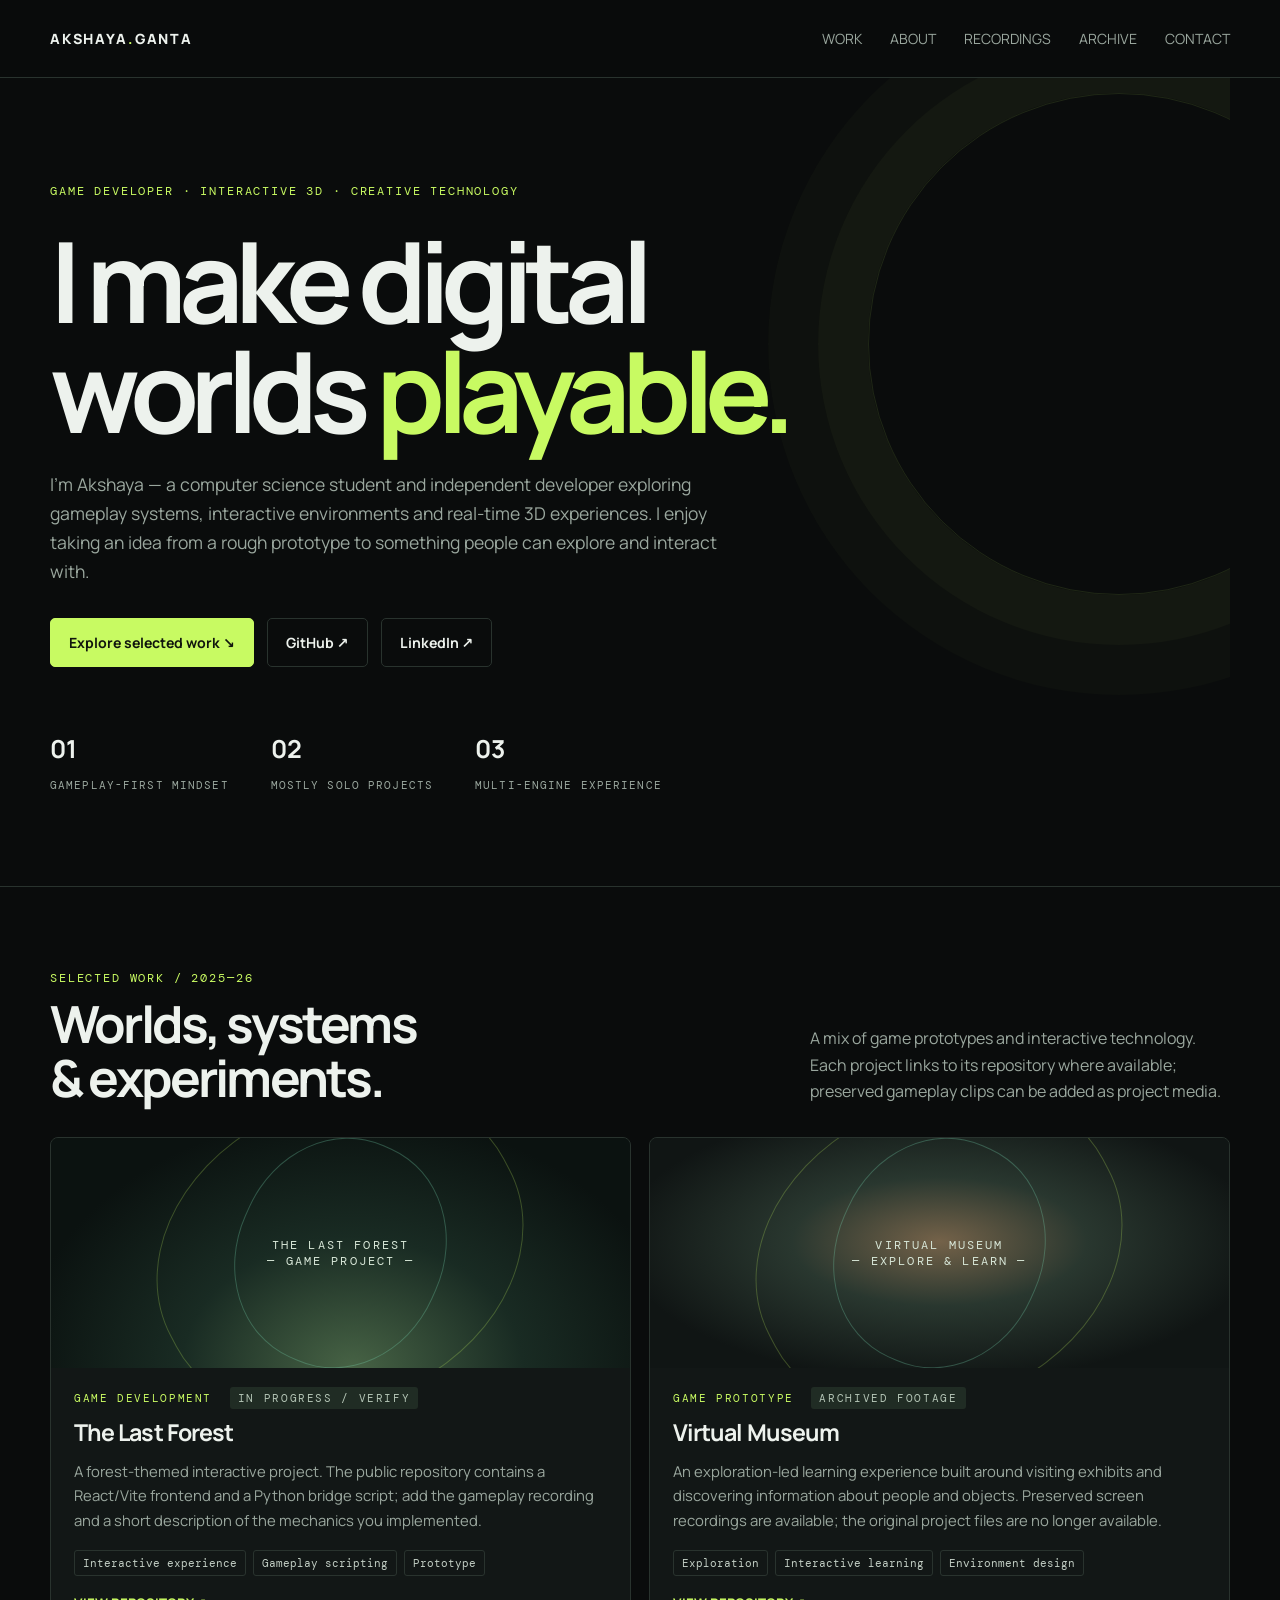
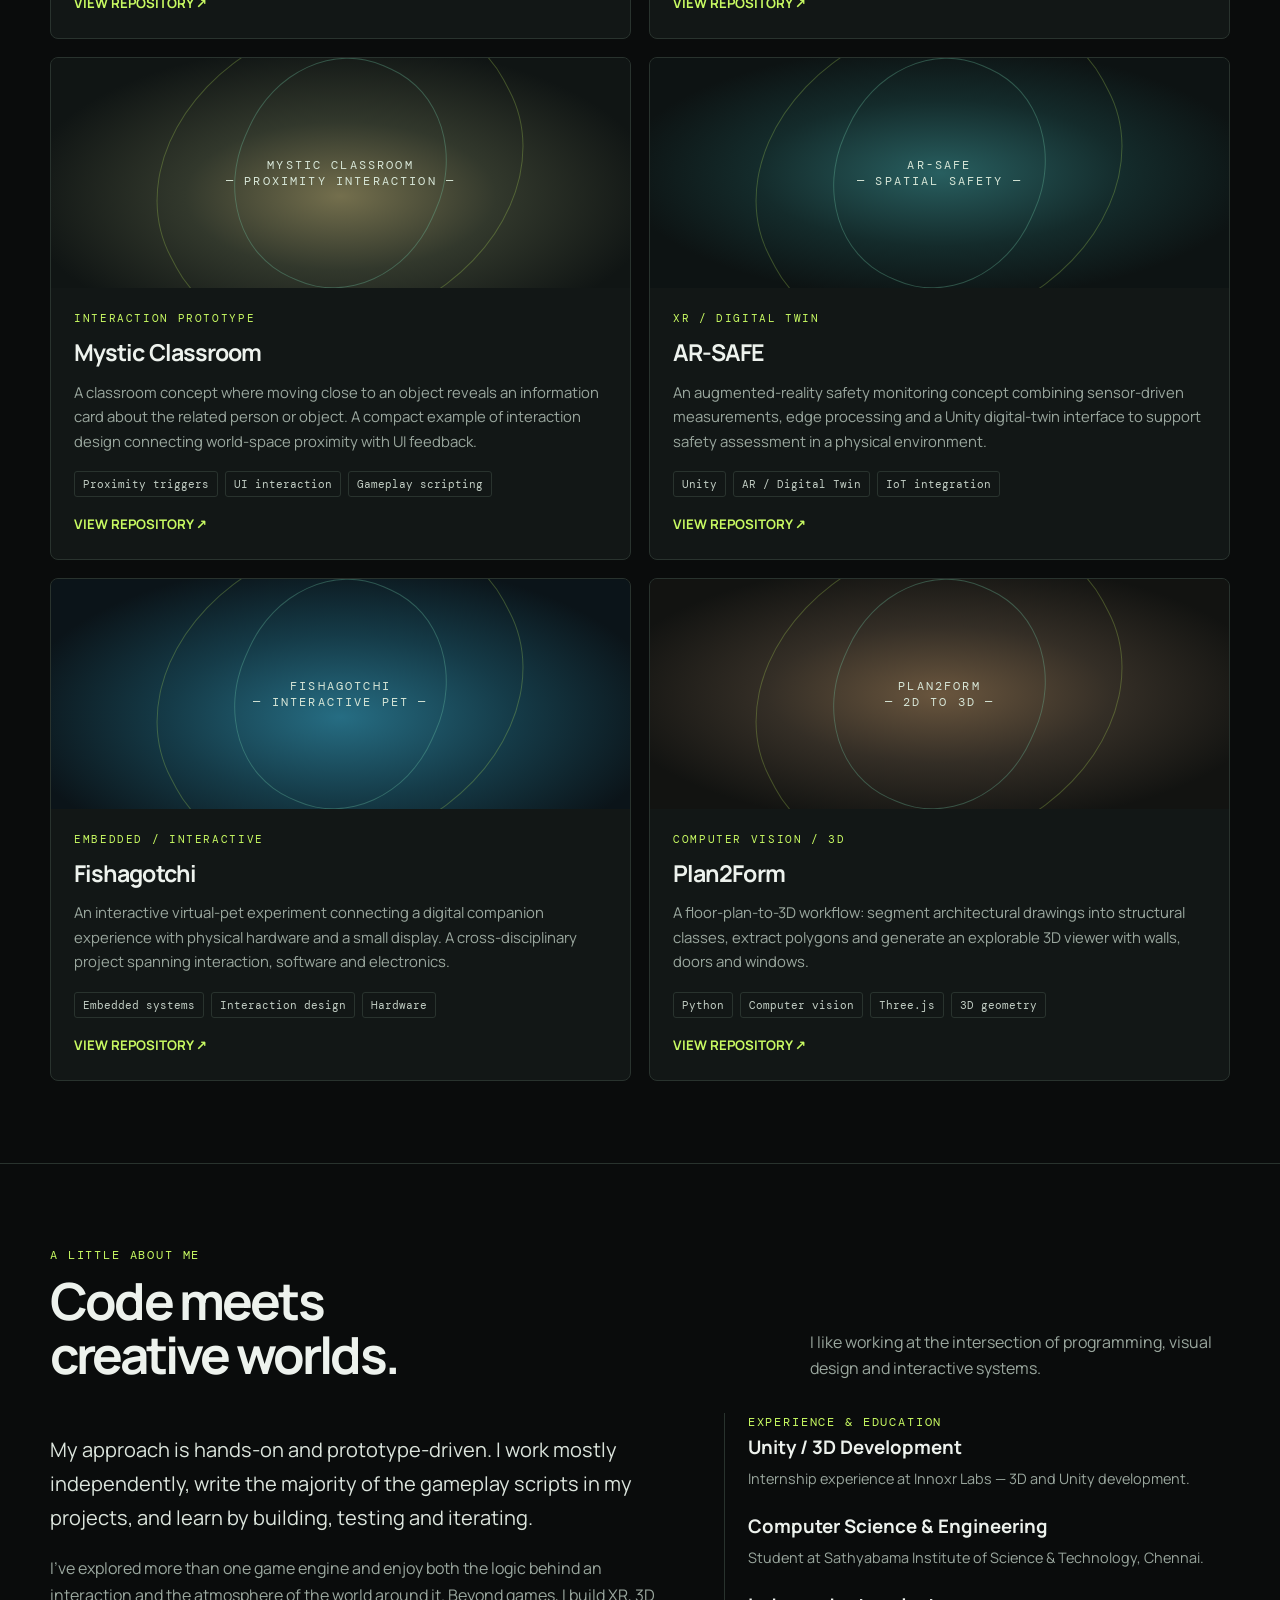
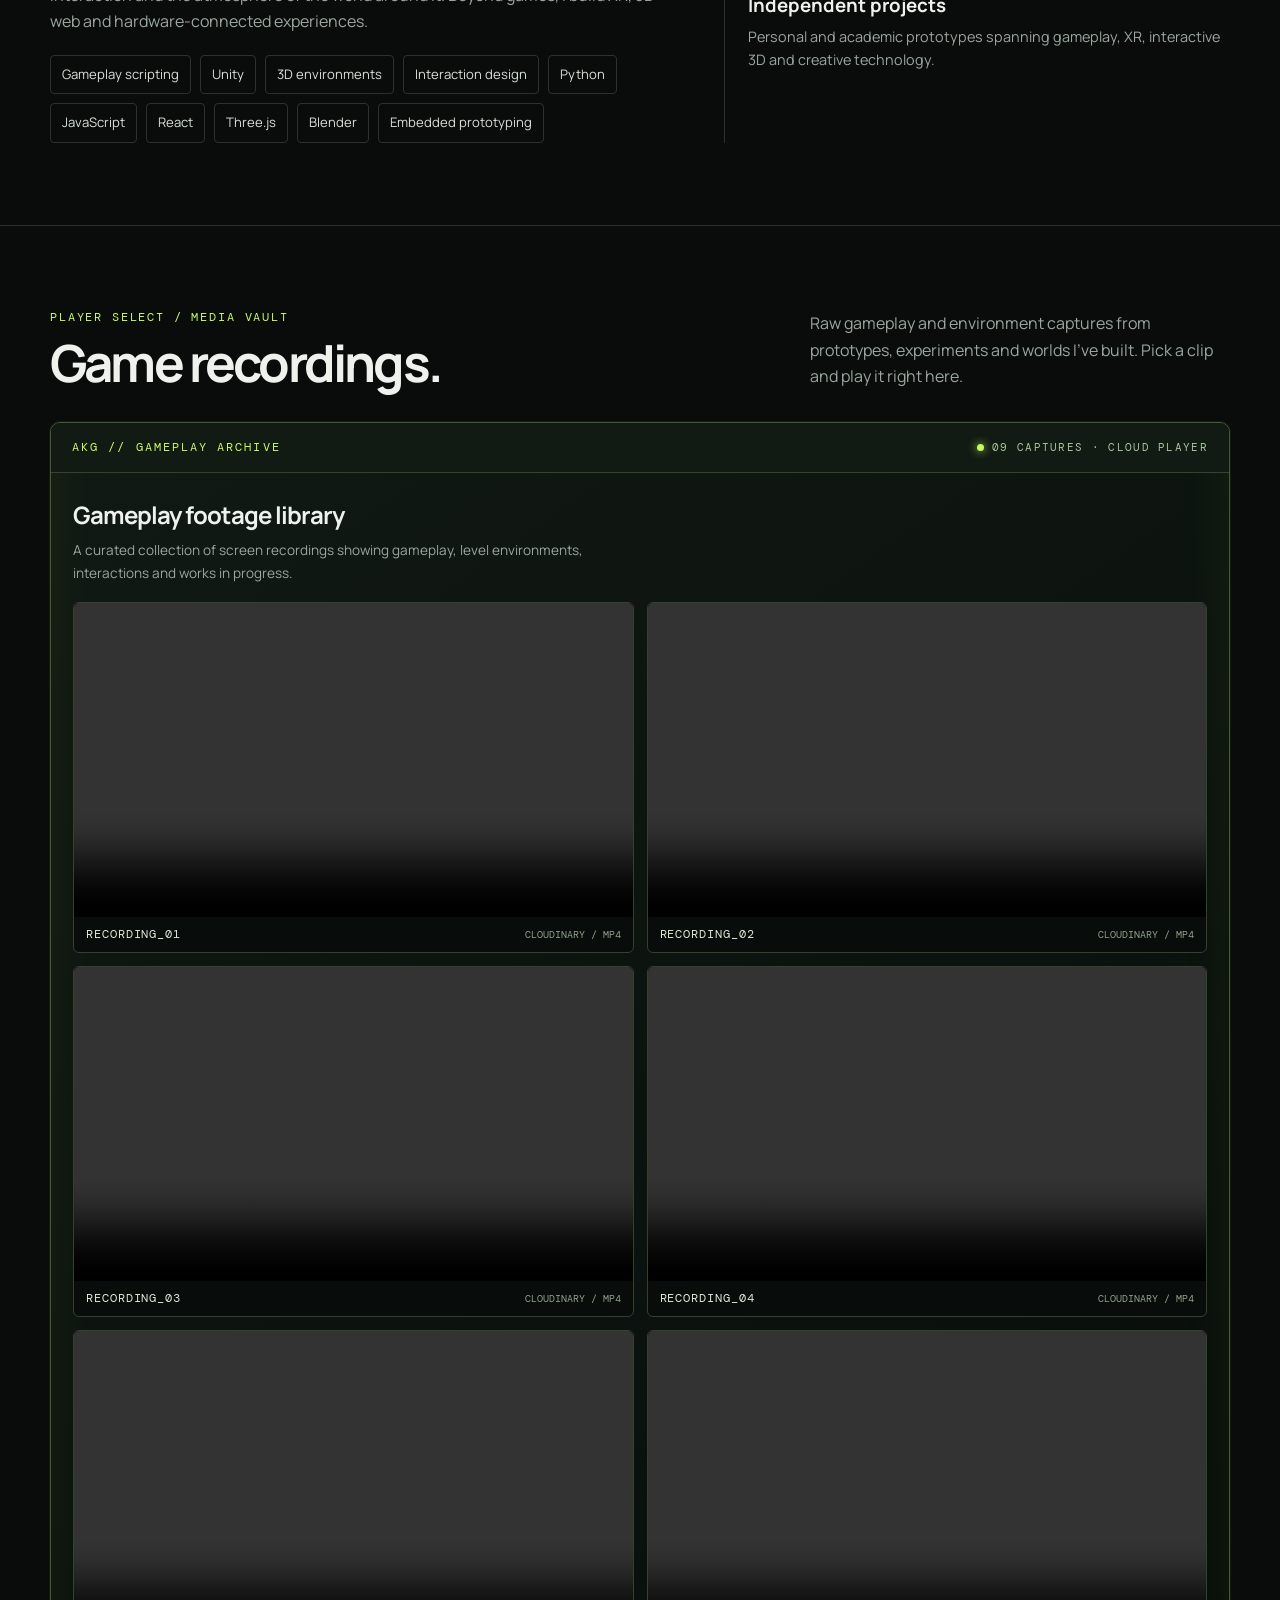
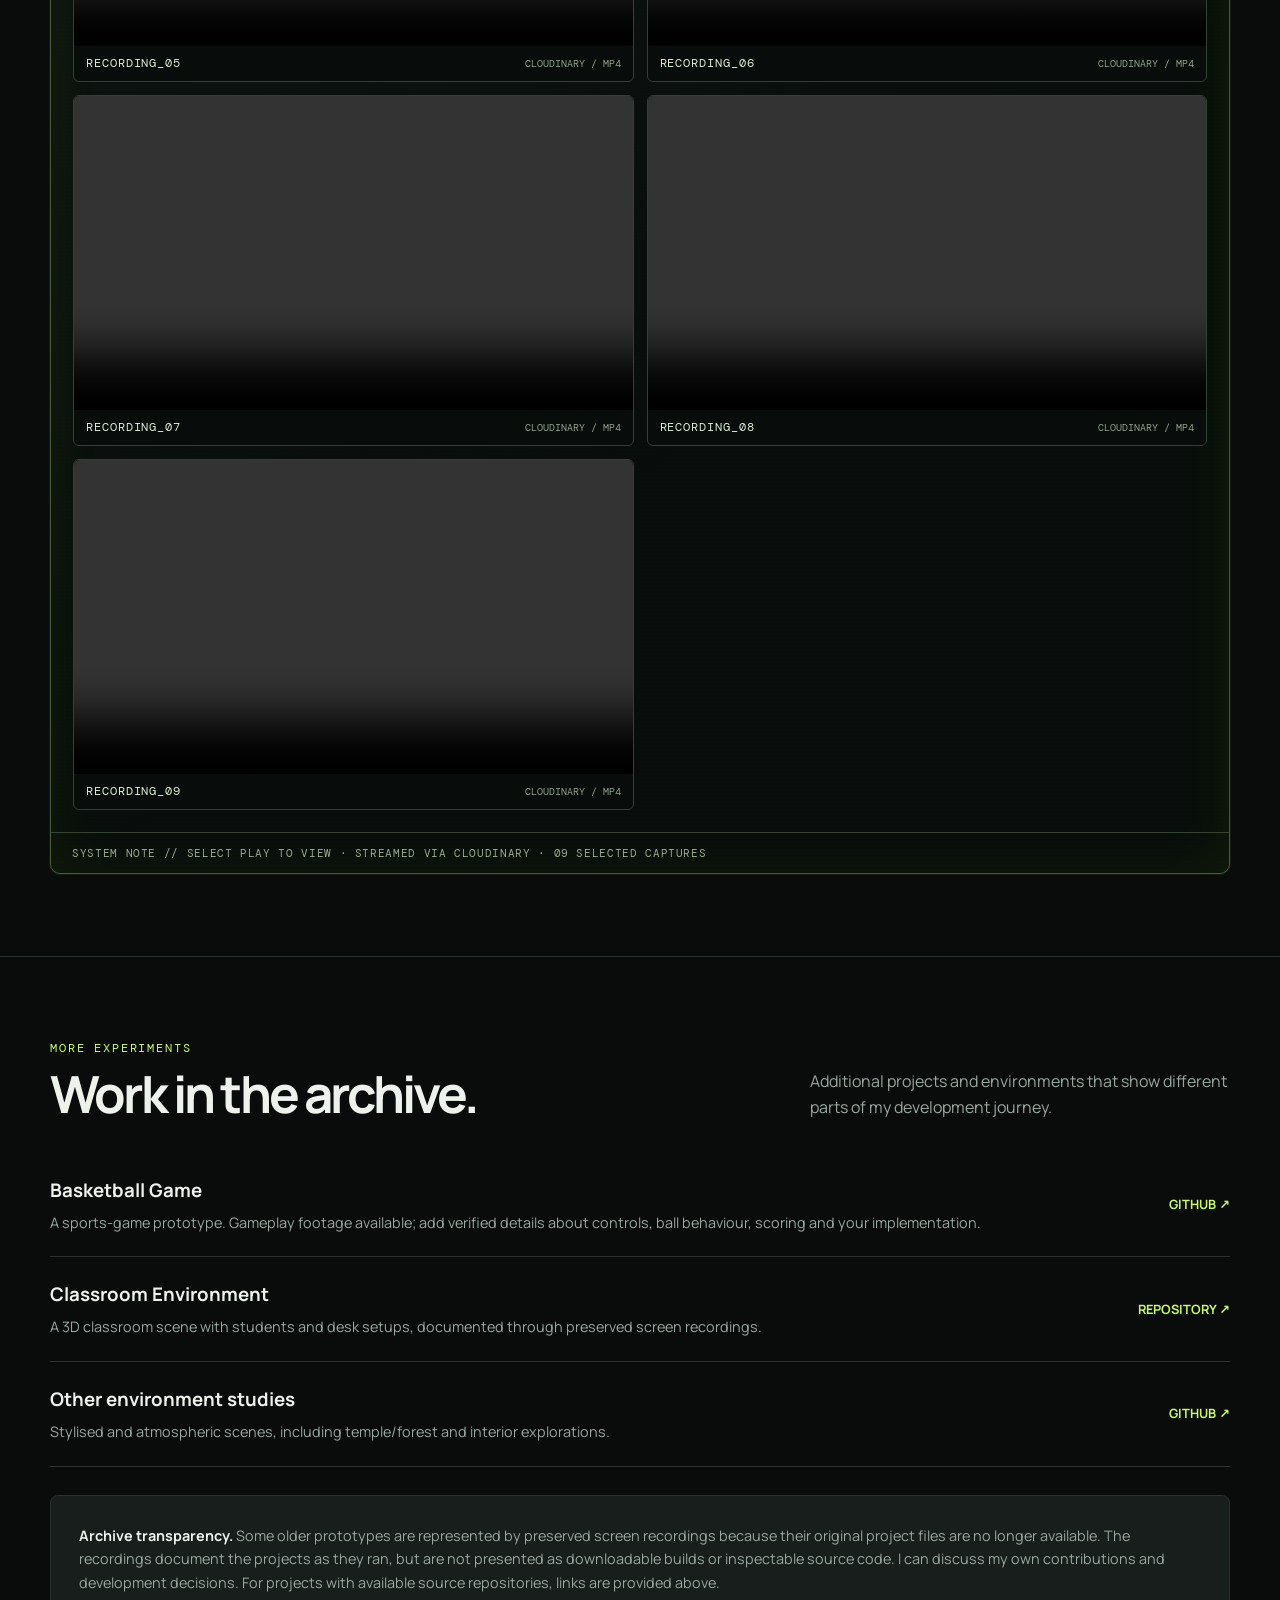
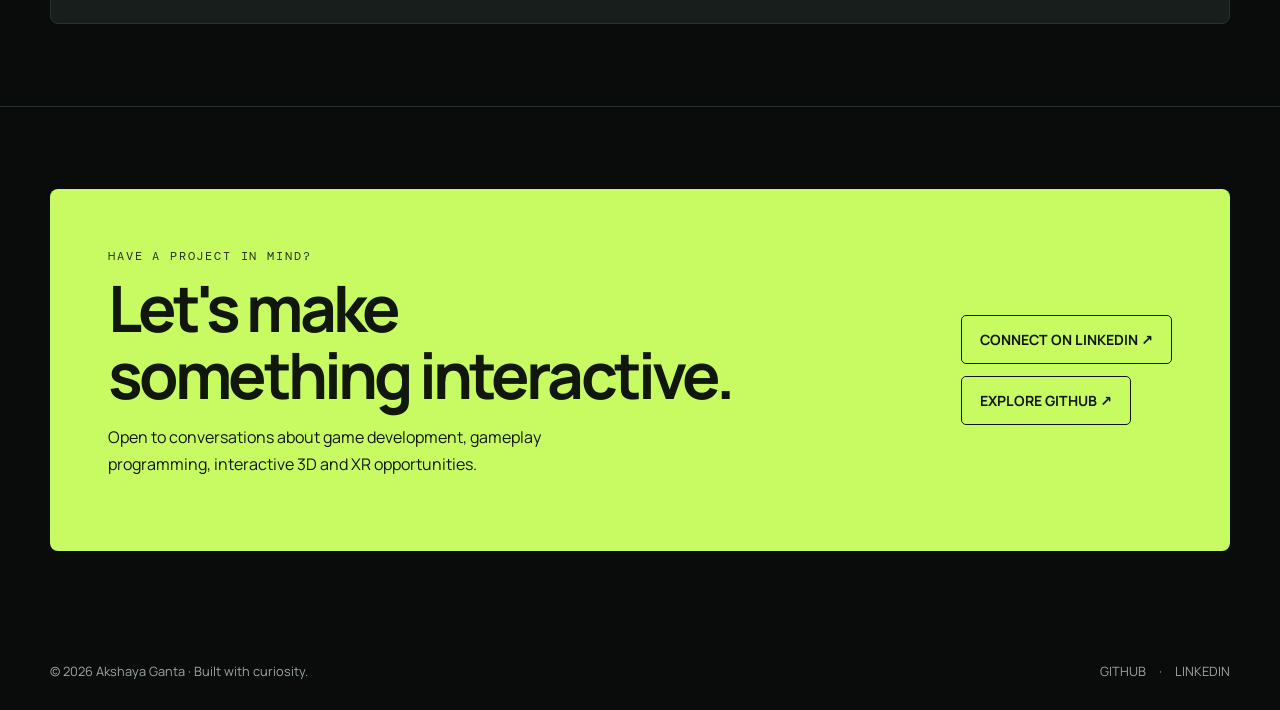
<file: index.html>
<!doctype html>
<html lang="en">
<head>
<meta charset="utf-8"><meta name="viewport" content="width=device-width,initial-scale=1">
<meta name="theme-color" content="#0a0c0c">
<meta name="description" content="Akshaya Ganta — game developer and interactive 3D creator. Gameplay prototypes, Unity projects, XR and creative technology.">
<title>Akshaya Ganta — Game Developer</title>
<style>
@import url('https://fonts.googleapis.com/css2?family=DM+Mono:wght@400;500&family=Manrope:wght@400;500;600;700;800&display=swap');
:root{--bg:#0a0c0c;--panel:#121716;--panel2:#171e1b;--line:#29332e;--ink:#edf2ed;--muted:#9aa79e;--acid:#c8fa62;--mint:#79d9b3;--max:1180px}
*{box-sizing:border-box}html{scroll-behavior:smooth}body{margin:0;background:var(--bg);color:var(--ink);font-family:Manrope,system-ui,sans-serif;line-height:1.65}a{color:inherit;text-decoration:none}a:hover{color:var(--acid)}.wrap{width:min(var(--max),calc(100% - 44px));margin:auto}
header{height:78px;display:flex;align-items:center;border-bottom:1px solid var(--line);position:sticky;top:0;background:#0a0c0ceF;backdrop-filter:blur(14px);z-index:20}.nav{display:flex;align-items:center;justify-content:space-between}.logo{font-weight:800;letter-spacing:.13em;font-size:.88rem}.logo span{color:var(--acid)}.navlinks{display:flex;gap:28px;font-size:.88rem;color:var(--muted)}.navlinks a:hover{color:var(--acid)}
.hero{padding:104px 0 90px;position:relative;overflow:hidden}.hero:after{content:"";position:absolute;width:500px;height:500px;border:1px solid #c8fa621c;border-radius:50%;right:-140px;top:15px;box-shadow:0 0 0 50px #c8fa6207,0 0 0 100px #c8fa6205;pointer-events:none}.eyebrow,.mono{font-family:'DM Mono',monospace;text-transform:uppercase;letter-spacing:.16em;font-size:.72rem;color:var(--acid)}h1{font-size:clamp(3.2rem,8.8vw,7rem);line-height:.98;letter-spacing:-.075em;margin:25px 0 24px;max-width:900px}h1 em{font-style:normal;color:var(--acid)}.intro{max-width:690px;color:var(--muted);font-size:1.1rem}.actions{display:flex;gap:13px;flex-wrap:wrap;margin-top:32px}.btn{padding:12px 18px;border:1px solid var(--line);border-radius:5px;font-weight:700;font-size:.88rem;display:inline-flex;align-items:center;gap:10px}.btn.primary{background:var(--acid);color:#10150d;border-color:var(--acid)}.btn:hover{transform:translateY(-2px)}.metrics{display:flex;gap:42px;margin-top:62px;flex-wrap:wrap}.metric strong{display:block;font-size:1.55rem}.metric span{color:var(--muted);font: .7rem 'DM Mono',monospace;text-transform:uppercase;letter-spacing:.1em}
section{padding:82px 0;border-top:1px solid var(--line)}.section-top{display:flex;align-items:end;justify-content:space-between;gap:25px;margin-bottom:32px}.section-top h2{font-size:clamp(2rem,4vw,3.25rem);letter-spacing:-.055em;line-height:1.05;margin:9px 0 0}.section-top p{color:var(--muted);max-width:420px;margin:0}.grid{display:grid;grid-template-columns:repeat(2,minmax(0,1fr));gap:18px}.project{border:1px solid var(--line);background:var(--panel);border-radius:8px;overflow:hidden;transition:.25s}.project:hover{border-color:#728a66;transform:translateY(-3px)}.art{height:230px;position:relative;overflow:hidden;background:linear-gradient(135deg,#1c2923,#101514);display:flex;align-items:center;justify-content:center}.art:before,.art:after{content:"";position:absolute;border:1px solid #c8fa623d;transform:rotate(-28deg);width:65%;height:130%;border-radius:48%}.art:after{width:35%;height:100%;border-color:#79d9b34a;transform:rotate(24deg)}.art .label{z-index:1;font: .75rem 'DM Mono',monospace;color:#d7e6d7;letter-spacing:.18em;text-transform:uppercase;text-align:center;padding:18px}.art.forest{background:radial-gradient(ellipse at 52% 100%,#476345 0,#192b23 40%,#0b1210 78%)}.art.museum{background:radial-gradient(ellipse at 50% 45%,#746249 0,#29372f 36%,#101514 78%)}.art.class{background:radial-gradient(ellipse at 50% 60%,#746f4d 0,#32382c 38%,#101514 78%)}.art.ar{background:radial-gradient(ellipse at 50% 50%,#285f60 0,#142b2b 45%,#0d1313 78%)}.art.fish{background:radial-gradient(ellipse at 50% 60%,#266d83 0,#153b48 42%,#0b1419 80%)}.art.plan{background:radial-gradient(ellipse at 50% 50%,#6a563e 0,#342e26 42%,#121311 82%)}.cardbody{padding:23px}.type{font: .68rem 'DM Mono',monospace;color:var(--acid);text-transform:uppercase;letter-spacing:.15em}.cardbody h3{font-size:1.45rem;letter-spacing:-.04em;margin:8px 0}.cardbody p{color:var(--muted);margin:0 0 18px;font-size:.93rem}.tags{display:flex;flex-wrap:wrap;gap:7px;margin:14px 0}.tag{font: .67rem 'DM Mono',monospace;border:1px solid var(--line);padding:5px 8px;border-radius:3px;color:#c2cec4}.cardlinks{display:flex;gap:17px;margin-top:17px;font-size:.83rem;font-weight:700}.cardlinks a{color:var(--acid)}.status{font-size:.68rem;color:#b4c5b6;background:#202c24;padding:4px 8px;border-radius:3px;margin-left:9px;font-family:'DM Mono',monospace}
.aboutgrid{display:grid;grid-template-columns:1.1fr .9fr;gap:55px}.aboutgrid p{color:var(--muted)}.aboutgrid .big{font-size:1.25rem;color:#dce5dd;line-height:1.7}.skills{display:flex;flex-wrap:wrap;gap:9px;margin-top:20px}.skills span{border:1px solid var(--line);padding:8px 11px;font-size:.82rem;color:#d6e0d7;border-radius:4px}.timeline{border-left:1px solid var(--line);padding-left:23px}.timeline h3{margin:0 0 4px}.timeline p{margin:0 0 20px;font-size:.9rem}
.archive{display:grid;grid-template-columns:1fr auto;align-items:center;gap:24px;padding:22px 0;border-bottom:1px solid var(--line)}.archive h3{margin:0 0 5px}.archive p{margin:0;color:var(--muted);font-size:.9rem}.archive a{font-size:.8rem;color:var(--acid);font-weight:700}
.callout{background:var(--panel2);border:1px solid var(--line);padding:28px;border-radius:8px;color:var(--muted);font-size:.9rem}.callout strong{color:var(--ink)}
.contact{padding:58px;background:var(--acid);color:#11170c;border-radius:8px;display:flex;align-items:center;justify-content:space-between;gap:25px}.contact h2{font-size:clamp(2rem,5vw,4rem);line-height:1.05;letter-spacing:-.06em;margin:8px 0}.contact p{max-width:500px}.contact .btn{border-color:#11170c;color:#11170c}.contact .mono{color:#29351b}
footer{padding:28px 0;color:var(--muted);font-size:.8rem}.foot{display:flex;justify-content:space-between;gap:20px;flex-wrap:wrap}
@media(max-width:760px){.navlinks{gap:13px;font-size:.78rem}.hero{padding:78px 0 65px}.grid,.aboutgrid{grid-template-columns:1fr}.section-top{display:block}.section-top p{margin-top:15px}.art{height:190px}.contact{padding:30px;display:block}.contact .btn{margin-top:12px}.metrics{gap:23px}}
@media(max-width:430px){.wrap{width:min(var(--max),calc(100% - 30px))}.navlinks a:nth-child(2){display:none}h1{font-size:3.2rem}}

/* GAME RECORDINGS — arcade HUD */
.recordings-shell{position:relative;border:1px solid #435b35;background:linear-gradient(145deg,#111914,#080d0b 72%);border-radius:10px;overflow:hidden;box-shadow:0 0 0 1px #c8fa6210,inset 0 0 55px #9bff1710}
.recordings-shell:before{content:"";position:absolute;inset:0;background:repeating-linear-gradient(0deg,transparent 0 3px,#c8fa6208 4px);pointer-events:none;opacity:.35}
.rec-top{position:relative;display:flex;justify-content:space-between;align-items:center;gap:15px;padding:17px 21px;border-bottom:1px solid #35442e;background:#111a13}
.rec-brand{font: .72rem 'DM Mono',monospace;color:var(--acid);letter-spacing:.18em;text-transform:uppercase}
.rec-live{font: .68rem 'DM Mono',monospace;color:#a9c69e;letter-spacing:.12em}
.rec-live:before{content:"";display:inline-block;width:7px;height:7px;border-radius:50%;background:#c8fa62;box-shadow:0 0 10px #c8fa62;margin-right:8px}
.rec-content{position:relative;padding:22px}
.rec-intro{display:flex;justify-content:space-between;gap:20px;align-items:end;margin-bottom:18px}
.rec-intro h3{font-size:1.5rem;letter-spacing:-.04em;margin:0}
.rec-intro p{color:var(--muted);font-size:.85rem;margin:5px 0 0;max-width:570px}
.rec-grid{display:grid;grid-template-columns:repeat(2,minmax(0,1fr));gap:13px}
.rec-video{border:1px solid #34412f;background:#080c0a;border-radius:6px;overflow:hidden}
.rec-video video{display:block;width:100%;aspect-ratio:16/9;object-fit:contain;background:#030504}
.rec-video-info{display:flex;justify-content:space-between;align-items:center;gap:10px;padding:10px 12px}
.rec-video-info strong{font: .72rem 'DM Mono',monospace;color:#dce9d6;letter-spacing:.08em}
.rec-video-info span{font: .62rem 'DM Mono',monospace;color:#91a18d}
.rec-foot{border-top:1px solid #35442e;padding:13px 21px;color:#9aaa91;font: .67rem 'DM Mono',monospace;letter-spacing:.06em}
@media(max-width:700px){.rec-grid{grid-template-columns:1fr}.rec-intro{display:block}.rec-live{display:none}.rec-content{padding:14px}}
</style>
</head>
<body>
<header><div class="wrap nav"><a class="logo" href="#">AKSHAYA<span>.</span>GANTA</a><nav class="navlinks"><a href="#work">WORK</a><a href="#about">ABOUT</a><a href="#recordings">RECORDINGS</a><a href="#archive">ARCHIVE</a><a href="#contact">CONTACT</a></nav></div></header>
<main>
<div class="wrap hero"><div class="eyebrow">GAME DEVELOPER · INTERACTIVE 3D · CREATIVE TECHNOLOGY</div>
<h1>I make digital<br>worlds <em>playable.</em></h1>
<p class="intro">I'm Akshaya — a computer science student and independent developer exploring gameplay systems, interactive environments and real-time 3D experiences. I enjoy taking an idea from a rough prototype to something people can explore and interact with.</p>
<div class="actions"><a class="btn primary" href="#work">Explore selected work ↘</a><a class="btn" href="https://github.com/Akshaya-Ganta" target="_blank" rel="noreferrer">GitHub ↗</a><a class="btn" href="https://www.linkedin.com/in/akshaya-ganta/" target="_blank" rel="noreferrer">LinkedIn ↗</a></div>
<div class="metrics"><div class="metric"><strong>01</strong><span>Gameplay-first mindset</span></div><div class="metric"><strong>02</strong><span>Mostly solo projects</span></div><div class="metric"><strong>03</strong><span>Multi-engine experience</span></div></div></div>

<section id="work"><div class="wrap"><div class="section-top"><div><div class="eyebrow">SELECTED WORK / 2025—26</div><h2>Worlds, systems<br>& experiments.</h2></div><p>A mix of game prototypes and interactive technology. Each project links to its repository where available; preserved gameplay clips can be added as project media.</p></div>
<div class="grid">
<article class="project"><div class="art forest"><div class="label">THE LAST FOREST<br>— GAME PROJECT —</div></div><div class="cardbody"><div class="type">GAME DEVELOPMENT <span class="status">IN PROGRESS / VERIFY</span></div><h3>The Last Forest</h3><p>A forest-themed interactive project. The public repository contains a React/Vite frontend and a Python bridge script; add the gameplay recording and a short description of the mechanics you implemented.</p><div class="tags"><span class="tag">Interactive experience</span><span class="tag">Gameplay scripting</span><span class="tag">Prototype</span></div><div class="cardlinks"><a href="https://github.com/Akshaya-Ganta/The-Last-Forest" target="_blank">VIEW REPOSITORY ↗</a></div></div></article>
<article class="project"><div class="art museum"><div class="label">VIRTUAL MUSEUM<br>— EXPLORE & LEARN —</div></div><div class="cardbody"><div class="type">GAME PROTOTYPE <span class="status">ARCHIVED FOOTAGE</span></div><h3>Virtual Museum</h3><p>An exploration-led learning experience built around visiting exhibits and discovering information about people and objects. Preserved screen recordings are available; the original project files are no longer available.</p><div class="tags"><span class="tag">Exploration</span><span class="tag">Interactive learning</span><span class="tag">Environment design</span></div><div class="cardlinks"><a href="https://github.com/Akshaya-Ganta/Museum" target="_blank">VIEW REPOSITORY ↗</a></div></div></article>
<article class="project"><div class="art class"><div class="label">MYSTIC CLASSROOM<br>— PROXIMITY INTERACTION —</div></div><div class="cardbody"><div class="type">INTERACTION PROTOTYPE</div><h3>Mystic Classroom</h3><p>A classroom concept where moving close to an object reveals an information card about the related person or object. A compact example of interaction design connecting world-space proximity with UI feedback.</p><div class="tags"><span class="tag">Proximity triggers</span><span class="tag">UI interaction</span><span class="tag">Gameplay scripting</span></div><div class="cardlinks"><a href="https://github.com/Akshaya-Ganta/Classroom" target="_blank">VIEW REPOSITORY ↗</a></div></div></article>
<article class="project"><div class="art ar"><div class="label">AR-SAFE<br>— SPATIAL SAFETY —</div></div><div class="cardbody"><div class="type">XR / DIGITAL TWIN</div><h3>AR-SAFE</h3><p>An augmented-reality safety monitoring concept combining sensor-driven measurements, edge processing and a Unity digital-twin interface to support safety assessment in a physical environment.</p><div class="tags"><span class="tag">Unity</span><span class="tag">AR / Digital Twin</span><span class="tag">IoT integration</span></div><div class="cardlinks"><a href="https://github.com/Akshaya-Ganta/ARSAFE" target="_blank">VIEW REPOSITORY ↗</a></div></div></article>
<article class="project"><div class="art fish"><div class="label">FISHAGOTCHI<br>— INTERACTIVE PET —</div></div><div class="cardbody"><div class="type">EMBEDDED / INTERACTIVE</div><h3>Fishagotchi</h3><p>An interactive virtual-pet experiment connecting a digital companion experience with physical hardware and a small display. A cross-disciplinary project spanning interaction, software and electronics.</p><div class="tags"><span class="tag">Embedded systems</span><span class="tag">Interaction design</span><span class="tag">Hardware</span></div><div class="cardlinks"><a href="https://github.com/Akshaya-Ganta/Fishagotchi" target="_blank">VIEW REPOSITORY ↗</a></div></div></article>
<article class="project"><div class="art plan"><div class="label">PLAN2FORM<br>— 2D TO 3D —</div></div><div class="cardbody"><div class="type">COMPUTER VISION / 3D</div><h3>Plan2Form</h3><p>A floor-plan-to-3D workflow: segment architectural drawings into structural classes, extract polygons and generate an explorable 3D viewer with walls, doors and windows.</p><div class="tags"><span class="tag">Python</span><span class="tag">Computer vision</span><span class="tag">Three.js</span><span class="tag">3D geometry</span></div><div class="cardlinks"><a href="https://github.com/Akshaya-Ganta/Plan2Form" target="_blank">VIEW REPOSITORY ↗</a></div></div></article>
</div></div></section>

<section id="about"><div class="wrap"><div class="section-top"><div><div class="eyebrow">A LITTLE ABOUT ME</div><h2>Code meets<br>creative worlds.</h2></div><p>I like working at the intersection of programming, visual design and interactive systems.</p></div>
<div class="aboutgrid"><div><p class="big">My approach is hands-on and prototype-driven. I work mostly independently, write the majority of the gameplay scripts in my projects, and learn by building, testing and iterating.</p><p>I've explored more than one game engine and enjoy both the logic behind an interaction and the atmosphere of the world around it. Beyond games, I build XR, 3D web and hardware-connected experiences.</p><div class="skills"><span>Gameplay scripting</span><span>Unity</span><span>3D environments</span><span>Interaction design</span><span>Python</span><span>JavaScript</span><span>React</span><span>Three.js</span><span>Blender</span><span>Embedded prototyping</span></div></div>
<div class="timeline"><div class="eyebrow">EXPERIENCE & EDUCATION</div><h3>Unity / 3D Development</h3><p>Internship experience at Innoxr Labs — 3D and Unity development.</p><h3>Computer Science & Engineering</h3><p>Student at Sathyabama Institute of Science & Technology, Chennai.</p><h3>Independent projects</h3><p>Personal and academic prototypes spanning gameplay, XR, interactive 3D and creative technology.</p></div></div></div></section>


<section id="recordings"><div class="wrap">
<div class="section-top"><div><div class="eyebrow">PLAYER SELECT / MEDIA VAULT</div><h2>Game recordings.</h2></div><p>Raw gameplay and environment captures from prototypes, experiments and worlds I've built. Pick a clip and play it right here.</p></div>
<div class="recordings-shell">
  <div class="rec-top"><span class="rec-brand">AKG // GAMEPLAY ARCHIVE</span><span class="rec-live">09 CAPTURES · CLOUD PLAYER</span></div>
  <div class="rec-content">
    <div class="rec-intro"><div><h3>Gameplay footage library</h3><p>A curated collection of screen recordings showing gameplay, level environments, interactions and works in progress.</p></div></div>
    <div class="rec-grid">
      <article class="rec-video"><video controls preload="metadata" playsinline><source src="https://res.cloudinary.com/dwbjsyfcd/video/upload/v1793455068/Screen_Recording_2025-10-07_182726_fjnwix.mp4" type="video/mp4">Your browser does not support MP4 playback.</video><div class="rec-video-info"><strong>RECORDING_01</strong><span>CLOUDINARY / MP4</span></div></article>
      <article class="rec-video"><video controls preload="metadata" playsinline><source src="https://res.cloudinary.com/dwbjsyfcd/video/upload/v1793455063/Screen_Recording_2025-10-06_220915_blygjh.mp4" type="video/mp4">Your browser does not support MP4 playback.</video><div class="rec-video-info"><strong>RECORDING_02</strong><span>CLOUDINARY / MP4</span></div></article>
      <article class="rec-video"><video controls preload="metadata" playsinline><source src="https://res.cloudinary.com/dwbjsyfcd/video/upload/v1793455053/Screen_Recording_2025-10-24_190553_ssr1jc.mp4" type="video/mp4">Your browser does not support MP4 playback.</video><div class="rec-video-info"><strong>RECORDING_03</strong><span>CLOUDINARY / MP4</span></div></article>
      <article class="rec-video"><video controls preload="metadata" playsinline><source src="https://res.cloudinary.com/dwbjsyfcd/video/upload/v1793455048/Screen_Recording_2025-10-07_183124_kyvard.mp4" type="video/mp4">Your browser does not support MP4 playback.</video><div class="rec-video-info"><strong>RECORDING_04</strong><span>CLOUDINARY / MP4</span></div></article>
      <article class="rec-video"><video controls preload="metadata" playsinline><source src="https://res.cloudinary.com/dwbjsyfcd/video/upload/v1793455047/Screen_Recording_2025-10-06_220730_pdbahq.mp4" type="video/mp4">Your browser does not support MP4 playback.</video><div class="rec-video-info"><strong>RECORDING_05</strong><span>CLOUDINARY / MP4</span></div></article>
      <article class="rec-video"><video controls preload="metadata" playsinline><source src="https://res.cloudinary.com/dwbjsyfcd/video/upload/v1793455008/Screen_Recording_2025-10-27_073248_ei61ep.mp4" type="video/mp4">Your browser does not support MP4 playback.</video><div class="rec-video-info"><strong>RECORDING_06</strong><span>CLOUDINARY / MP4</span></div></article>
      <article class="rec-video"><video controls preload="metadata" playsinline><source src="https://res.cloudinary.com/dwbjsyfcd/video/upload/v1793454999/Screen_Recording_2025-10-27_012552_pvfioq.mp4" type="video/mp4">Your browser does not support MP4 playback.</video><div class="rec-video-info"><strong>RECORDING_07</strong><span>CLOUDINARY / MP4</span></div></article>
      <article class="rec-video"><video controls preload="metadata" playsinline><source src="https://res.cloudinary.com/dwbjsyfcd/video/upload/v1793454866/Screen_Recording_2025-10-27_144017_hnhpr4.mp4" type="video/mp4">Your browser does not support MP4 playback.</video><div class="rec-video-info"><strong>RECORDING_08</strong><span>CLOUDINARY / MP4</span></div></article>
      <article class="rec-video"><video controls preload="metadata" playsinline><source src="https://res.cloudinary.com/dwbjsyfcd/video/upload/v1793454816/Screen_Recording_2025-11-17_194329_ii92cq.mp4" type="video/mp4">Your browser does not support MP4 playback.</video><div class="rec-video-info"><strong>RECORDING_09</strong><span>CLOUDINARY / MP4</span></div></article>
    </div>
  </div>
  <div class="rec-foot">SYSTEM NOTE // SELECT PLAY TO VIEW · STREAMED VIA CLOUDINARY · 09 SELECTED CAPTURES</div>
</div>
</div></section>

<section id="archive"><div class="wrap"><div class="section-top"><div><div class="eyebrow">MORE EXPERIMENTS</div><h2>Work in the archive.</h2></div><p>Additional projects and environments that show different parts of my development journey.</p></div>
<div class="archive"><div><h3>Basketball Game</h3><p>A sports-game prototype. Gameplay footage available; add verified details about controls, ball behaviour, scoring and your implementation.</p></div><a href="https://github.com/Akshaya-Ganta" target="_blank">GITHUB ↗</a></div>
<div class="archive"><div><h3>Classroom Environment</h3><p>A 3D classroom scene with students and desk setups, documented through preserved screen recordings.</p></div><a href="https://github.com/Akshaya-Ganta/Classroom" target="_blank">REPOSITORY ↗</a></div>
<div class="archive"><div><h3>Other environment studies</h3><p>Stylised and atmospheric scenes, including temple/forest and interior explorations.</p></div><a href="https://github.com/Akshaya-Ganta" target="_blank">GITHUB ↗</a></div>
<div class="callout" style="margin-top:28px"><strong>Archive transparency.</strong> Some older prototypes are represented by preserved screen recordings because their original project files are no longer available. The recordings document the projects as they ran, but are not presented as downloadable builds or inspectable source code. I can discuss my own contributions and development decisions. For projects with available source repositories, links are provided above.</div>
</div></section>

<section id="contact"><div class="wrap"><div class="contact"><div><div class="mono">HAVE A PROJECT IN MIND?</div><h2>Let's make<br>something interactive.</h2><p>Open to conversations about game development, gameplay programming, interactive 3D and XR opportunities.</p></div><div><a class="btn" href="https://www.linkedin.com/in/akshaya-ganta/" target="_blank" rel="noreferrer">CONNECT ON LINKEDIN ↗</a><br><a class="btn" style="margin-top:12px" href="https://github.com/Akshaya-Ganta" target="_blank" rel="noreferrer">EXPLORE GITHUB ↗</a></div></div></div></section>
</main>
<footer><div class="wrap foot"><span>© 2026 Akshaya Ganta · Built with curiosity.</span><span><a href="https://github.com/Akshaya-Ganta">GITHUB</a>　·　<a href="https://www.linkedin.com/in/akshaya-ganta/">LINKEDIN</a></span></div></footer>
</body></html>
</file>
